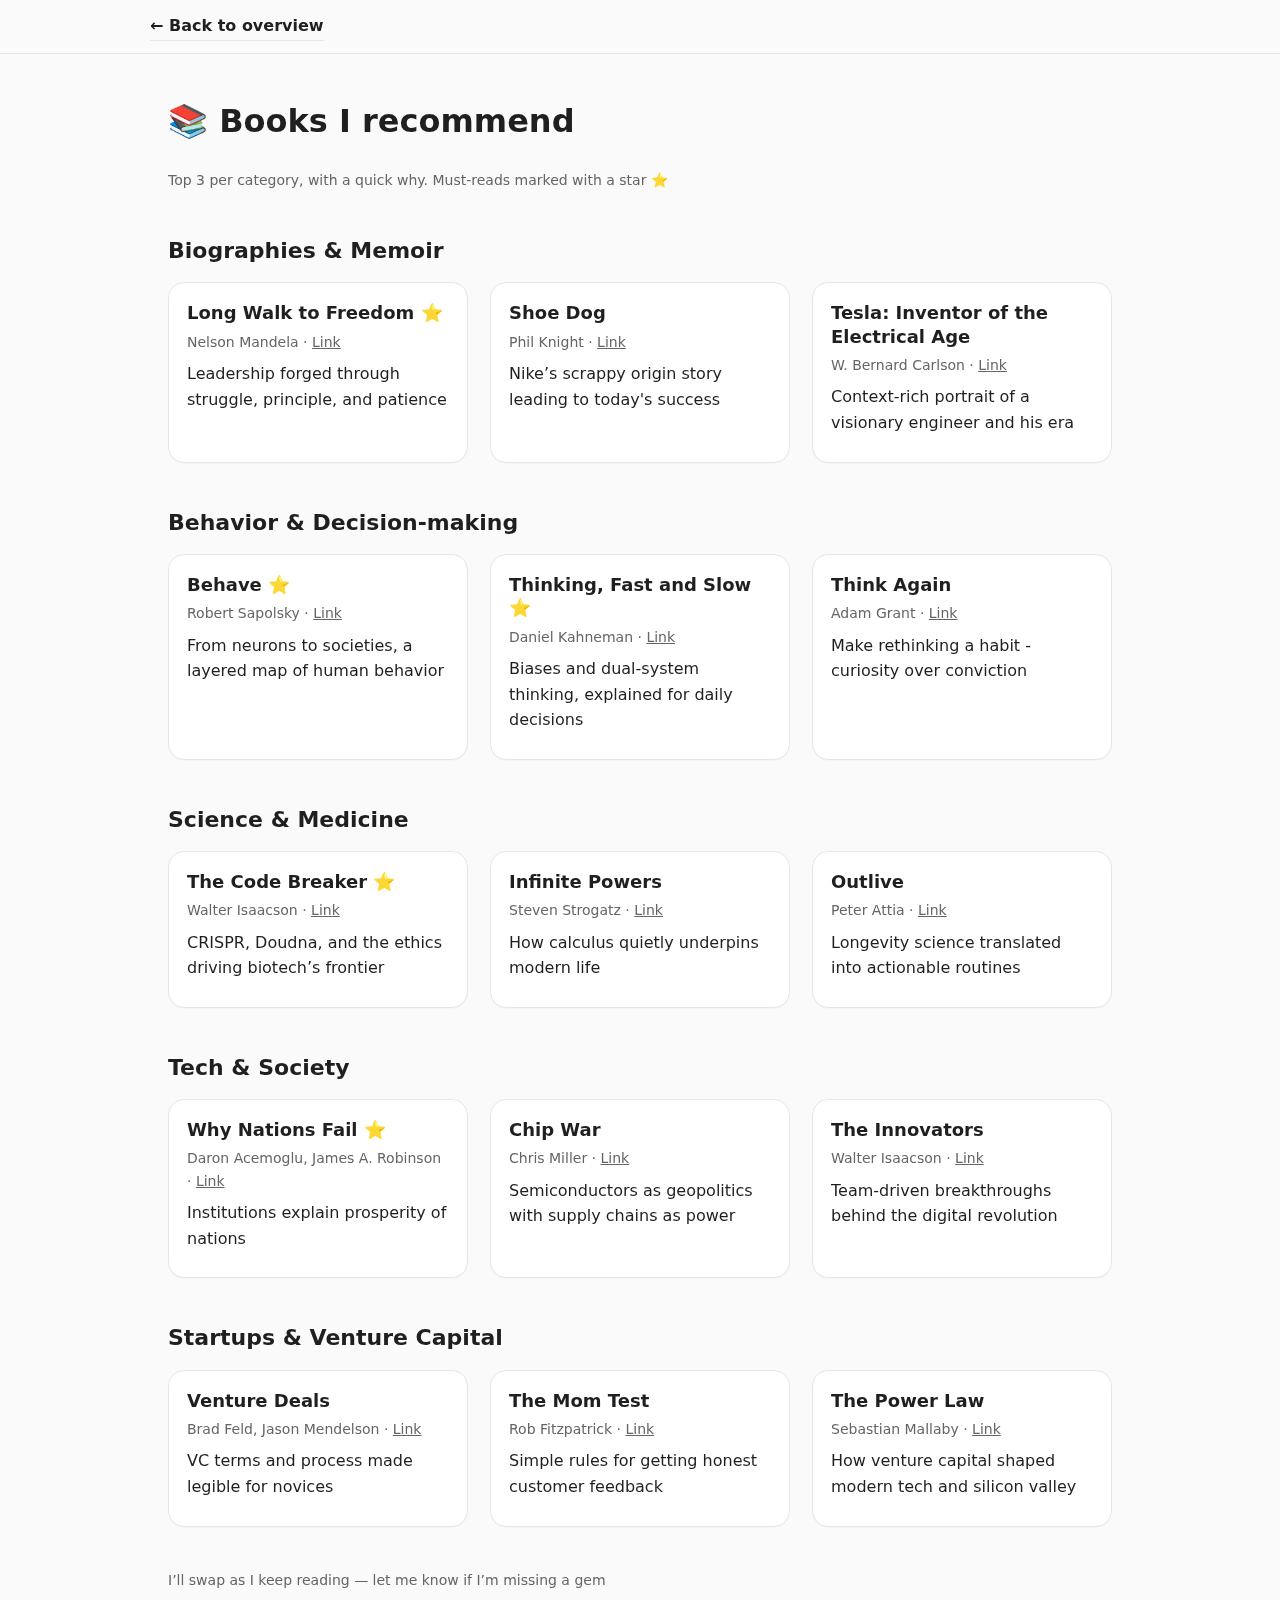
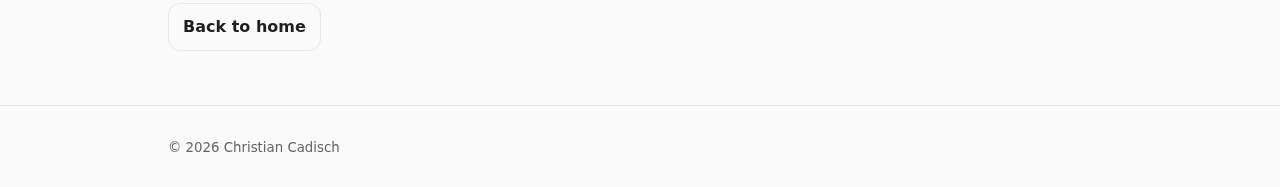
<file: books.html>
<!doctype html>
<html lang="en">
<head>
  <meta charset="utf-8" />
  <meta name="viewport" content="width=device-width, initial-scale=1" />
  <title>Books I Recommend · Christian Cadisch</title>
  <meta name="description" content="My personal reading picks across startups, science, psychology, and society." />
  <link rel="stylesheet" href="styles.css" />
</head>

<!-- Google tag (gtag.js) -->
<script async src="https://www.googletagmanager.com/gtag/js?id=G-LQHQNGLWDF"></script>
<script>
  window.dataLayer = window.dataLayer || [];
  function gtag(){dataLayer.push(arguments);}
  gtag('js', new Date());

  gtag('config', 'G-LQHQNGLWDF');
</script>


<body>
  <a class="skip" href="#main">Skip to content</a>

  <header class="topbar" role="banner">
    <div class="wrap topbar__row">
      <nav aria-label="Meta" class="topbar__meta">
        <a href="index.html" class="text-link">← Back to overview</a>
      </nav>
    </div>
  </header>

  <main id="main" class="wrap" role="main">
    <section class="section">
      <h1>📚 Books I recommend</h1>
      <p class="muted">Top 3 per category, with a quick why. Must-reads marked with a star ⭐ </p>
      
    </section>

    

    <section class="section">
      <h2>Biographies & Memoir</h2>
      <div class="grid">
        <article class="card small">
          <h3>Long Walk to Freedom ⭐ </h3>
          <p class="muted">
            Nelson Mandela ·
            <a href="https://www.goodreads.com/book/show/318431.Long_Walk_to_Freedom" target="_blank" rel="noopener" style="color:inherit; text-decoration:underline;">Link</a>
          </p>
          <p>Leadership forged through struggle, principle, and patience</p>
        </article>
        <article class="card small">
          <h3>Shoe Dog</h3>
          <p class="muted">
            Phil Knight ·
            <a href="https://www.goodreads.com/book/show/27220736-shoe-dog" target="_blank" rel="noopener" style="color:inherit; text-decoration:underline;">Link</a>
          </p>
          <p>Nike’s scrappy origin story leading to today's success</p>
        </article>
        <article class="card small">
          <h3>Tesla: Inventor of the Electrical Age</h3>
          <p class="muted">
            W. Bernard Carlson ·
            <a href="https://www.goodreads.com/book/show/17130499-tesla" target="_blank" rel="noopener" style="color:inherit; text-decoration:underline;">Link</a>
          </p>
          <p>Context-rich portrait of a visionary engineer and his era</p>
        </article>
      </div>
    </section>

    <section class="section">
      <h2>Behavior & Decision-making</h2>
      <div class="grid">
        <article class="card small">
          <h3>Behave ⭐</h3>
          <p class="muted">
            Robert Sapolsky ·
            <a href="https://www.goodreads.com/book/show/31170723-behave" target="_blank" rel="noopener" style="color:inherit; text-decoration:underline;">Link</a>
          </p>
          <p>From neurons to societies, a layered map of human behavior</p>
        </article>
        <article class="card small">
          <h3>Thinking, Fast and Slow ⭐</h3>
          <p class="muted">
            Daniel Kahneman ·
            <a href="https://www.goodreads.com/book/show/11468377-thinking-fast-and-slow" target="_blank" rel="noopener" style="color:inherit; text-decoration:underline;">Link</a>
          </p>
          <p>Biases and dual-system thinking, explained for daily decisions</p>
        </article>
        <article class="card small">
          <h3>Think Again</h3>
          <p class="muted">
            Adam Grant ·
            <a href="https://www.goodreads.com/book/show/55539565-think-again" target="_blank" rel="noopener" style="color:inherit; text-decoration:underline;">Link</a>
          </p>
          <p>Make rethinking a habit - curiosity over conviction</p>
        </article>
      </div>
    </section>

    <section class="section">
      <h2>Science & Medicine</h2>
      <div class="grid">

                <article class="card small">
          <h3>The Code Breaker ⭐</h3>
          <p class="muted">
            Walter Isaacson ·
            <a href="https://www.goodreads.com/book/show/54968118-the-code-breaker" target="_blank" rel="noopener" style="color:inherit; text-decoration:underline;">Link</a>
          </p>
          <p>CRISPR, Doudna, and the ethics driving biotech’s frontier</p>
        </article>

        <article class="card small">
          <h3>Infinite Powers</h3>
          <p class="muted">
            Steven Strogatz ·
            <a href="https://www.goodreads.com/book/show/40796176-infinite-powers" target="_blank" rel="noopener" style="color:inherit; text-decoration:underline;">Link</a>
          </p>
          <p>How calculus quietly underpins modern life</p>
        </article>

        <article class="card small">
          <h3>Outlive</h3>
          <p class="muted">
            Peter Attia ·
            <a href="https://www.goodreads.com/book/show/61153739-outlive" target="_blank" rel="noopener" style="color:inherit; text-decoration:underline;">Link</a>
          </p>
          <p>Longevity science translated into actionable routines</p>
        </article>
      </div>
    </section>

        <section class="section">
      <h2>Tech & Society</h2>
      <div class="grid">

                <article class="card small">
          <h3>Why Nations Fail ⭐</h3>
          <p class="muted">
            Daron Acemoglu, James A. Robinson ·
            <a href="https://www.goodreads.com/book/show/17434641-why-nations-fail" target="_blank" rel="noopener" style="color:inherit; text-decoration:underline;">Link</a>
          </p>
          <p>Institutions explain prosperity of nations</p>
        </article>

        <article class="card small">
          <h3>Chip War</h3>
          <p class="muted">
            Chris Miller ·
            <a href="https://www.goodreads.com/book/show/60321447-chip-war" target="_blank" rel="noopener" style="color:inherit; text-decoration:underline;">Link</a>
          </p>
          <p>Semiconductors as geopolitics with supply chains as power</p>
        </article>
        <article class="card small">
          <h3>The Innovators</h3>
          <p class="muted">
            Walter Isaacson ·
            <a href="https://www.goodreads.com/book/show/21856367-the-innovators" target="_blank" rel="noopener" style="color:inherit; text-decoration:underline;">Link</a>
          </p>
          <p>Team-driven breakthroughs behind the digital revolution</p>
        </article>

      </div>
    </section>

     <section class="section">
      <h2>Startups & Venture Capital</h2>
      <div class="grid">
        <article class="card small">
          <h3>Venture Deals</h3>
          <p class="muted">
            Brad Feld, Jason Mendelson ·
            <a href="https://www.goodreads.com/book/show/11865558-venture-deals" target="_blank" rel="noopener" style="color:inherit; text-decoration:underline;">Link</a>
          </p>
          <p>VC terms and process made legible for novices</p>
        </article>
        <article class="card small">
          <h3>The Mom Test</h3>
          <p class="muted">
            Rob Fitzpatrick ·
            <a href="https://www.goodreads.com/book/show/52283963-the-mom-test" target="_blank" rel="noopener" style="color:inherit; text-decoration:underline;">Link</a>
          </p>
          <p>Simple rules for getting honest customer feedback</p>
        </article>
        <article class="card small">
          <h3>The Power Law</h3>
          <p class="muted">
            Sebastian Mallaby ·
            <a href="https://www.goodreads.com/book/show/58009109-the-power-law" target="_blank" rel="noopener" style="color:inherit; text-decoration:underline;">Link</a>
          </p>
          <p>How venture capital shaped modern tech and silicon valley</p>
        </article>
      </div>
    </section>


    <section class="section">
      <p class="muted">I’ll swap as I keep reading — let me know if I’m missing a gem</p>
      <div class="card-cta">
        <a class="btn btn-ghost" href="index.html">Back to home</a>
      </div>
    </section>
  </main>

  <footer class="site-footer" role="contentinfo">
    <div class="wrap">
      <small>© <span id="y"></span> Christian Cadisch</small>
    </div>
    <script>document.getElementById('y').textContent = new Date().getFullYear();</script>
  </footer>
</body>
</html>
</file>
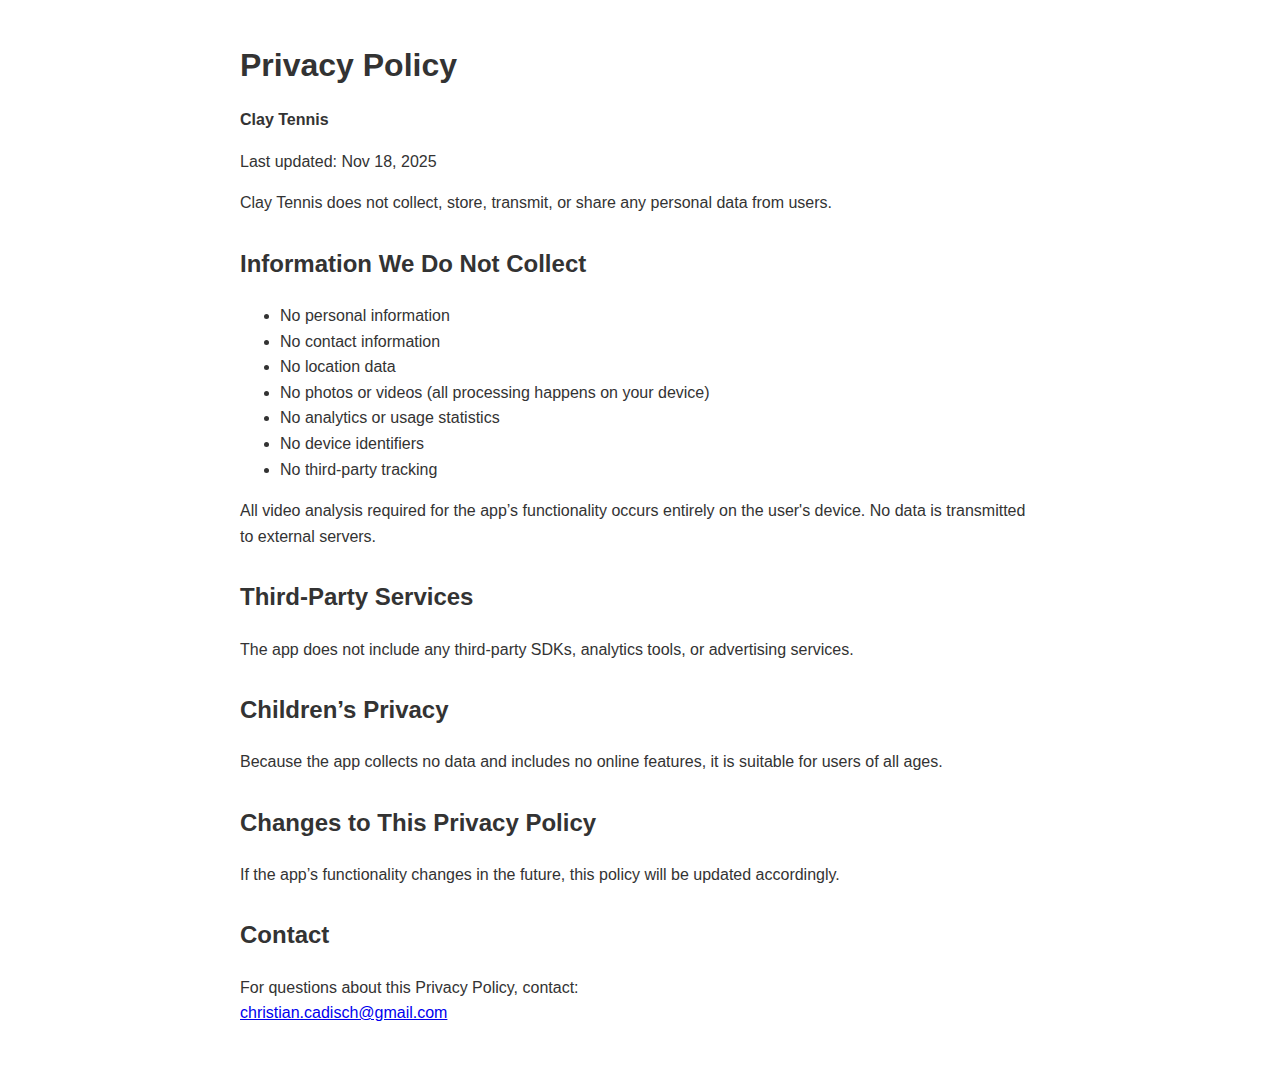
<file: clay-tennis-privacy.html>
<!DOCTYPE html>
<html lang="en">
<head>
    <meta charset="UTF-8" />
    <meta name="viewport" content="width=device-width, initial-scale=1.0" />
    <title>Clay Tennis – Privacy Policy</title>
    <style>
        body {
            font-family: -apple-system, BlinkMacSystemFont, "Segoe UI", Roboto, Helvetica, Arial, sans-serif;
            max-width: 800px;
            margin: 40px auto;
            padding: 0 20px;
            line-height: 1.6;
            color: #333;
        }
        h1 {
            font-size: 2em;
            margin-bottom: 0.4em;
        }
        h2 {
            margin-top: 1.2em;
        }
    </style>
</head>
<body>
    <h1>Privacy Policy</h1>
    <p><strong>Clay Tennis</strong></p>
    <p>Last updated: Nov 18, 2025</p>

    <p>
        Clay Tennis does not collect, store, transmit, or share any personal data from users.
    </p>

    <h2>Information We Do Not Collect</h2>
    <ul>
        <li>No personal information</li>
        <li>No contact information</li>
        <li>No location data</li>
        <li>No photos or videos (all processing happens on your device)</li>
        <li>No analytics or usage statistics</li>
        <li>No device identifiers</li>
        <li>No third-party tracking</li>
    </ul>

    <p>
        All video analysis required for the app’s functionality occurs entirely on the user's device.
        No data is transmitted to external servers.
    </p>

    <h2>Third-Party Services</h2>
    <p>
        The app does not include any third-party SDKs, analytics tools, or advertising services.
    </p>

    <h2>Children’s Privacy</h2>
    <p>
        Because the app collects no data and includes no online features,
        it is suitable for users of all ages.
    </p>

    <h2>Changes to This Privacy Policy</h2>
    <p>
        If the app’s functionality changes in the future, this policy will be updated accordingly.
    </p>

    <h2>Contact</h2>
    <p>
        For questions about this Privacy Policy, contact:
        <br>
        <a href="mailto:christian.cadisch@gmail.com">christian.cadisch@gmail.com</a>
    </p>
</body>
</html>
</file>
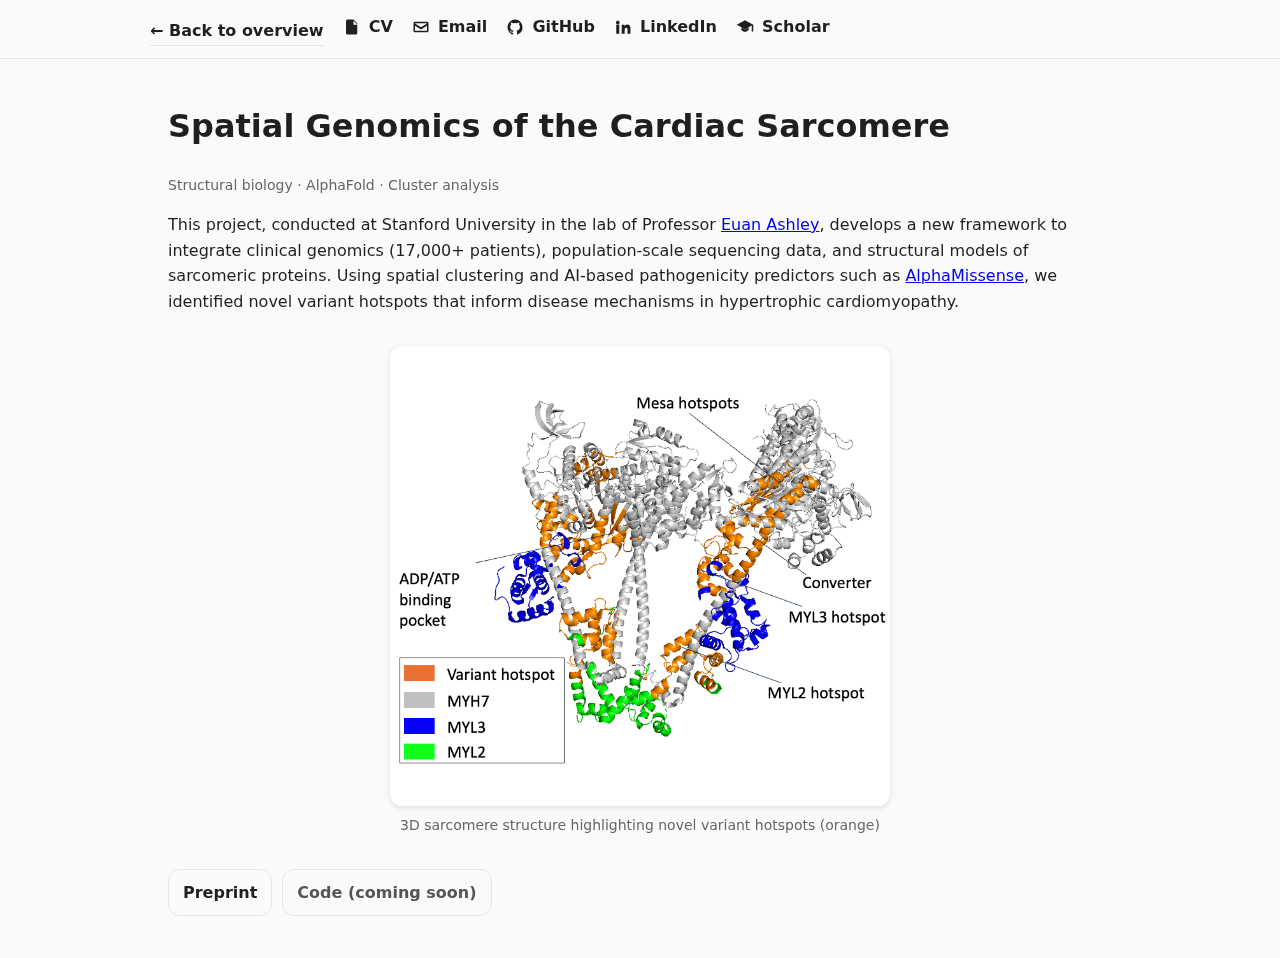
<file: spatial_genomics.html>
<!doctype html>
<html lang="en">
<head>
  <meta charset="utf-8" />
  <meta name="viewport" content="width=device-width, initial-scale=1" />
  <title>Spatial Genomics of the Cardiac Sarcomere</title>
  <meta name="description" content="Integrating spatial genomics and structural biology to study cardiac sarcomere variant hotspots." />
  <link rel="stylesheet" href="styles.css" />
</head>
<body>

<a class="skip" href="#main">Skip to content</a>

  <header class="topbar" role="banner">
    <div class="wrap topbar__row">
      <nav aria-label="Meta" class="topbar__meta">
        <a href="index.html" class="text-link">← Back to overview</a>
        <a href="CV.pdf">
          <svg class="icon" viewBox="0 0 24 24" aria-hidden="true">
            <path fill="currentColor" d="M6 2h8l5 5v13a2 2 0 0 1-2 2H6a2 2 0 0 1-2-2V4a2 2 0 0 1 2-2zm8 1.5V9h5.5L14 3.5zM8 12h8v1.5H8V12zm0 3h8v1.5H8V15z"/>
          </svg> CV
        </a>
        <a href="mailto:christian.cadisch@gmail.com">
          <svg class="icon" viewBox="0 0 24 24" aria-hidden="true">
            <path fill="currentColor" d="M4 5h16a2 2 0 0 1 2 2v10a2 2 0 0 1-2 2H4a2 2 0 0 1-2-2V7a2 2 0 0 1 2-2zm0 2v.2l8 5 8-5V7H4zm16 3.3-8 5-8-5V17h16V10.3z"/>
          </svg> Email
        </a>
        <a href="https://github.com/ChristianCadisch" rel="me">
          <svg class="icon" viewBox="0 0 24 24" aria-hidden="true">
            <path fill="currentColor" d="M12 2C6.48 2 2 6.64 2 12.3c0 4.53 2.87 8.37 6.85 9.73.5.1.68-.22.68-.5v-1.97c-2.79.63-3.38-1.2-3.38-1.2-.46-1.2-1.12-1.52-1.12-1.52-.92-.64.07-.63.07-.63 1.02.08 1.55 1.07 1.55 1.07.9 1.58 2.36 1.13 2.94.86.09-.67.35-1.13.63-1.39-2.23-.26-4.57-1.15-4.57-5.13 0-1.13.39-2.06 1.03-2.78-.1-.26-.45-1.32.1-2.74 0 0 .85-.28 2.79 1.06a9.5 9.5 0 0 1 5.08 0c1.94-1.34 2.79-1.06 2.79-1.06.55 1.42.2 2.48.1 2.74.64.72 1.03 1.65 1.03 2.78 0 3.99-2.35 4.86-4.59 5.12.36.32.69.95.69 1.92v2.84c0 .28.18.6.69.5A10.3 10.3 0 0 0 22 12.3C22 6.64 17.52 2 12 2z"/>
          </svg> GitHub
        </a>
        <a href="https://www.linkedin.com/in/cadisch" rel="me">
          <svg class="icon" viewBox="0 0 24 24" aria-hidden="true">
            <path fill="currentColor" d="M4.98 3.5A2.5 2.5 0 1 0 5 8.5a2.5 2.5 0 0 0-.02-5zM3 9h4v12H3V9zm7 0h3.7v1.8h.05c.52-1 1.77-2 3.64-2 3.87 0 4.61 2.55 4.61 5.87V21h-4v-5.2c0-1.24-.02-2.84-1.73-2.84-1.74 0-2 1.36-2 2.75V21h-4V9z"/>
          </svg> LinkedIn
        </a>
        <a href="https://scholar.google.com/citations?user=HySxhzsAAAAJ&hl=en&oi=ao" rel="me">
          <svg class="icon" viewBox="0 0 24 24" aria-hidden="true">
            <path fill="currentColor" d="M12 3 1 9l11 6 9-4.91V18h2V9L12 3zM7 12.5v2.6c0 1.9 2.7 3.4 5 3.4s5-1.5 5-3.4v-2.6l-5 2.7-5-2.7z"/>
          </svg> Scholar
        </a>
      </nav>
    </div>
  </header>

  <!-- Google tag (gtag.js) -->
<script async src="https://www.googletagmanager.com/gtag/js?id=G-LQHQNGLWDF"></script>
<script>
  window.dataLayer = window.dataLayer || [];
  function gtag(){dataLayer.push(arguments);}
  gtag('js', new Date());

  gtag('config', 'G-LQHQNGLWDF');
</script>


  <main class="wrap">
    <section class="section">
      <h1>Spatial Genomics of the Cardiac Sarcomere</h1>
      <p class="muted">Structural biology · AlphaFold · Cluster analysis</p>
      <p>
        This project, conducted at Stanford University in the lab of Professor
        <a href="https://med.stanford.edu/profiles/euan-ashley">Euan Ashley</a>, develops a new framework 
        to integrate clinical genomics (17,000+ patients), population-scale sequencing data, and structural models 
        of sarcomeric proteins. Using spatial clustering and AI-based pathogenicity predictors such as <a href="https://www.science.org/doi/10.1126/science.adg7492">AlphaMissense</a>, 
        we identified novel variant hotspots that inform disease mechanisms in hypertrophic cardiomyopathy.
      </p>

      <div class="card-media" style="margin: 2rem auto; max-width: 500px; text-align: center;">
        <img src="assets/8ACT.png" alt="Protein structure with variant hotspots" 
             style="width: 100%; height: auto; border-radius: 12px; box-shadow: 0 2px 6px rgba(0,0,0,0.1);" />
        <p class="muted" style="margin-top: 0.5rem;">3D sarcomere structure highlighting novel variant hotspots (orange)</p>
      </div>



<div class="card-cta">
  <a class="btn btn-ghost disabled" href="https://www.biorxiv.org/content/10.1101/2025.10.07.680947v2" title="Planned for Fall 2025">Preprint</a>
  <a class="btn btn-ghost disabled" title="Planned for Fall 2025" style="color: #555;">Code (coming soon)</a>
</div>

    </section>
  </main>
</body>
</html>
</file>
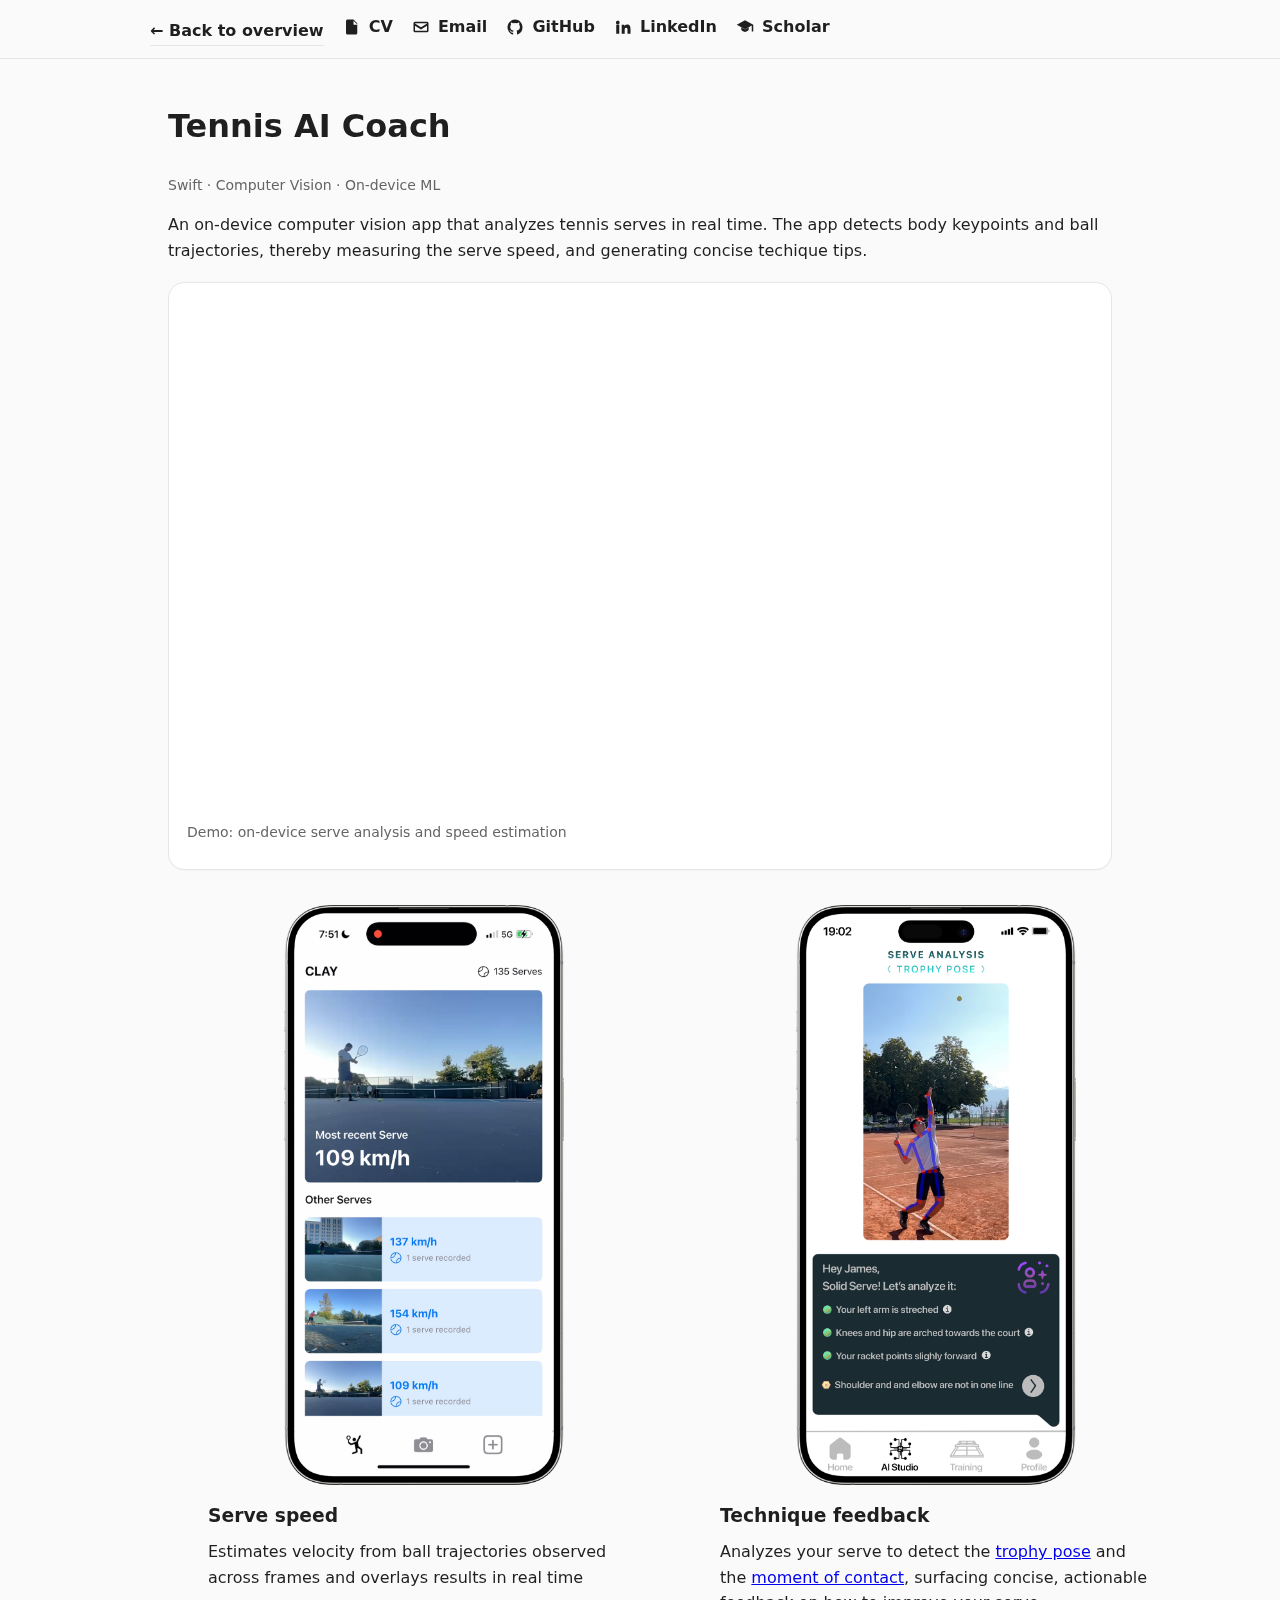
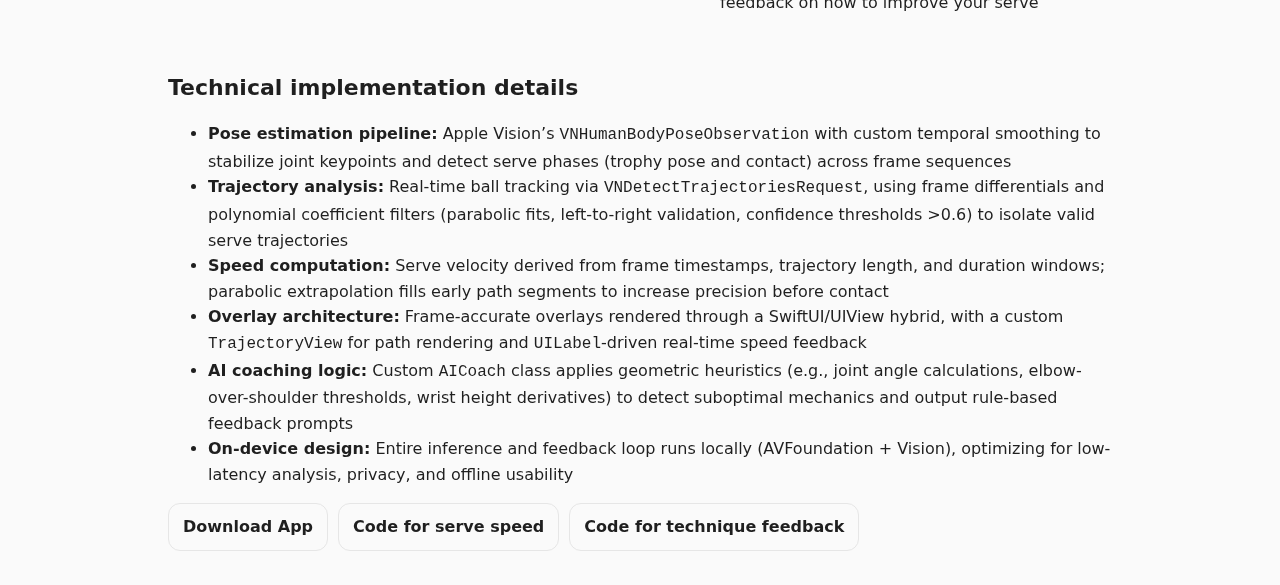
<file: tennis.html>
<!doctype html>
<html lang="en">
<head>
  <meta charset="utf-8" />
  <meta name="viewport" content="width=device-width, initial-scale=1" />
  <title>Tennis AI Coach · Project</title>
  <meta name="description" content="On-device computer vision app that analyzes your tennis serve for speed and technique with instant feedback." />
  <link rel="stylesheet" href="styles.css" />
</head>
<body>
  <a class="skip" href="#main">Skip to content</a>

  <header class="topbar" role="banner">
    <div class="wrap topbar__row">
      <nav aria-label="Meta" class="topbar__meta">
        <a href="index.html" class="text-link">← Back to overview</a>
        <a href="CV.pdf">
          <svg class="icon" viewBox="0 0 24 24" aria-hidden="true"><path fill="currentColor" d="M6 2h8l5 5v13a2 2 0 0 1-2 2H6a2 2 0 0 1-2-2V4a2 2 0 0 1 2-2zm8 1.5V9h5.5L14 3.5zM8 12h8v1.5H8V12zm0 3h8v1.5H8V15z"/></svg> CV
        </a>
        <a href="mailto:christian.cadisch@gmail.com">
          <svg class="icon" viewBox="0 0 24 24" aria-hidden="true"><path fill="currentColor" d="M4 5h16a2 2 0 0 1 2 2v10a2 2 0 0 1-2 2H4a2 2 0 0 1-2-2V7a2 2 0 0 1 2-2zm0 2v.2l8 5 8-5V7H4zm16 3.3-8 5-8-5V17h16V10.3z"/></svg> Email
        </a>
        <a href="https://github.com/ChristianCadisch" rel="me">
          <svg class="icon" viewBox="0 0 24 24" aria-hidden="true"><path fill="currentColor" d="M12 2C6.48 2 2 6.64 2 12.3c0 4.53 2.87 8.37 6.85 9.73.5.1.68-.22.68-.5v-1.97c-2.79.63-3.38-1.2-3.38-1.2-.46-1.2-1.12-1.52-1.12-1.52-.92-.64.07-.63.07-.63 1.02.08 1.55 1.07 1.55 1.07.9 1.58 2.36 1.13 2.94.86.09-.67.35-1.13.63-1.39-2.23-.26-4.57-1.15-4.57-5.13 0-1.13.39-2.06 1.03-2.78-.1-.26-.45-1.32.1-2.74 0 0 .85-.28 2.79 1.06a9.5 9.5 0 0 1 5.08 0c1.94-1.34 2.79-1.06 2.79-1.06.55 1.42.2 2.48.1 2.74.64.72 1.03 1.65 1.03 2.78 0 3.99-2.35 4.86-4.59 5.12.36.32.69.95.69 1.92v2.84c0 .28.18.6.69.5A10.3 10.3 0 0 0 22 12.3C22 6.64 17.52 2 12 2z"/></svg> GitHub
        </a>
        <a href="https://www.linkedin.com/in/cadisch" rel="me">
          <svg class="icon" viewBox="0 0 24 24" aria-hidden="true"><path fill="currentColor" d="M4.98 3.5A2.5 2.5 0 1 0 5 8.5a2.5 2.5 0 0 0-.02-5zM3 9h4v12H3V9zm7 0h3.7v1.8h.05c.52-1 1.77-2 3.64-2 3.87 0 4.61 2.55 4.61 5.87V21h-4v-5.2c0-1.24-.02-2.84-1.73-2.84-1.74 0-2 1.36-2 2.75V21h-4V9z"/></svg> LinkedIn
        </a>
        <a href="https://scholar.google.com/citations?user=HySxhzsAAAAJ&hl=en&oi=ao" rel="me">
          <svg class="icon" viewBox="0 0 24 24" aria-hidden="true"><path fill="currentColor" d="M12 3 1 9l11 6 9-4.91V18h2V9L12 3zM7 12.5v2.6c0 1.9 2.7 3.4 5 3.4s5-1.5 5-3.4v-2.6l-5 2.7-5-2.7z"/></svg> Scholar
        </a>
      </nav>
    </div>
  </header>

  <!-- Google tag (gtag.js) -->
<script async src="https://www.googletagmanager.com/gtag/js?id=G-LQHQNGLWDF"></script>
<script>
  window.dataLayer = window.dataLayer || [];
  function gtag(){dataLayer.push(arguments);}
  gtag('js', new Date());

  gtag('config', 'G-LQHQNGLWDF');
</script>

  <main id="main" class="wrap">
    <section class="section">
      <h1>Tennis AI Coach</h1>
      <p class="muted">Swift · Computer Vision · On-device ML</p>

      <p>
        An on-device computer vision app that analyzes tennis serves in real time. The app detects body keypoints and ball trajectories, thereby measuring the serve speed, and generating concise techique tips.
      </p>

      <div class="card" style="margin: 1.2rem 0;">
        <div class="card-media" style="aspect-ratio:16/9; overflow:hidden;">
          <iframe 
            src="https://www.youtube.com/embed/GdJaosgI6JI?autoplay=1&mute=1&controls=1&cc_load_policy=1&rel=0&modestbranding=1" 
            title="YouTube video player" 
            allow="autoplay; accelerometer; clipboard-write; encrypted-media; gyroscope; picture-in-picture; web-share" 
            referrerpolicy="strict-origin-when-cross-origin" 
            allowfullscreen 
            style="width:100%; height:100%; border:0; display:block;">
          </iframe>
        </div>
        <p class="muted" style="margin-top:.6rem;">Demo: on-device serve analysis and speed estimation</p>
      </div>



<div class="feature-duo__grid">
  <figure>
    <img src="assets/serve_speed.png" alt="CLAY app showing most recent serve and speed history">
    <figcaption>
      <h3>Serve speed</h3>
      <p>Estimates velocity from ball trajectories observed across frames and overlays results in real time</p>
    </figcaption>
  </figure>

  <figure>
    <img src="assets/trophy_pose.png" alt="CLAY app showing pose overlay and technique checklist">
    <figcaption>
      <h3>Technique feedback</h3>
      <p>
        Analyzes your serve to detect the
        <a href="https://tenniscompanion.org/serve-trophy-pose/">trophy pose</a>
        and the
        <a href="https://www.feeltennis.net/tennis-serve-contact/">moment of contact</a>,
        surfacing concise, actionable feedback on how to improve your serve
      </p>
    </figcaption>
  </figure>
</div>





      <h2 style="margin-top:28px;">Technical implementation details</h2>
      <ul>
        <li><b>Pose estimation pipeline:</b> Apple Vision’s <code>VNHumanBodyPoseObservation</code> with custom temporal smoothing to stabilize joint keypoints and detect serve phases (trophy pose and contact) across frame sequences</li>
        <li><b>Trajectory analysis:</b> Real-time ball tracking via <code>VNDetectTrajectoriesRequest</code>, using frame differentials and polynomial coefficient filters (parabolic fits, left-to-right validation, confidence thresholds &gt;0.6) to isolate valid serve trajectories</li>
        <li><b>Speed computation:</b> Serve velocity derived from frame timestamps, trajectory length, and duration windows; parabolic extrapolation fills early path segments to increase precision before contact</li>
        <li><b>Overlay architecture:</b> Frame-accurate overlays rendered through a SwiftUI/UIView hybrid, with a custom <code>TrajectoryView</code> for path rendering and <code>UILabel</code>-driven real-time speed feedback</li>
        <li><b>AI coaching logic:</b> Custom <code>AICoach</code> class applies geometric heuristics (e.g., joint angle calculations, elbow-over-shoulder thresholds, wrist height derivatives) to detect suboptimal mechanics and output rule-based feedback prompts</li>
        <li><b>On-device design:</b> Entire inference and feedback loop runs locally (AVFoundation + Vision), optimizing for low-latency analysis, privacy, and offline usability</li>
      </ul>

      <div class="card-cta" style="margin-top:14px;">
        
        <a class="btn btn-ghost" href="https://apps.apple.com/ch/app/clay-tennis/id6755401829?l=en-GB">Download App</a>
        <a class="btn btn-ghost" href="https://github.com/ChristianCadisch/AI-serve-feedback">Code for serve speed</a>
        <a class="btn btn-ghost" href="https://github.com/ChristianCadisch/AI-serve-feedback#readme">Code for technique feedback</a>
      </div>
    </section>
  </main>
</body>
</html>
</file>
<file: styles.css>
:root {
  --bg:#fafafa;
  --card:#ffffff;
  --text:#1f1f1f;
  --muted:#656565;
  --border:#e6e6e6;
  --maxw:980px;
  --radius:16px;
  --gap:22px;
  --pad:18px;
}
* {box-sizing:border-box}
html, body {margin:0;padding:0}
body {
  background:var(--bg);
  color:var(--text);
  font:16px/1.6 system-ui,-apple-system,Segoe UI,Roboto,Helvetica,Arial,sans-serif;
}
.wrap {max-width:var(--maxw); margin:0 auto; padding:0 var(--pad)}
.skip {
  position:absolute; left:-9999px; top:auto; width:1px; height:1px; overflow:hidden;
}
.skip:focus {
  position:static; width:auto; height:auto; padding:8px; background:#fff; border:1px dashed var(--border);
}
.section {margin:42px 0}
.section h2 {margin:0 0 14px; font-size:22px}
.card {
  background:var(--card);
  border:1px solid var(--border);
  border-radius:var(--radius);
  padding:var(--pad);
  box-shadow:0 1px 0 rgba(0,0,0,.02);
}
.card + .card {margin-top:var(--gap)}
.card.featured {
  display:grid;
  grid-template-columns: 1.2fr 1.8fr;
  gap:var(--gap);
}
.card-media img {
  display:block; width:100%; height:100%; object-fit:cover;
  border-radius:12px;
  background:#ddd;
}

/* LaMAria trajectories vs control points compare slider */
.lamaria-compare {
  position: relative;
  width: 100%;
  max-width: 100%;
  background: #f5f5f5;
  border-radius: 12px;
  overflow: hidden;
  box-shadow: 0 2px 10px rgba(0,0,0,.06);
  aspect-ratio: 1;
}
.lamaria-compare-img {
  position: absolute;
  inset: 0;
  width: 100%;
  height: 100%;
  object-fit: contain;
  object-position: center;
  user-select: none;
  pointer-events: none;
  background: #f5f5f5;
  transition: filter .18s ease, opacity .18s ease, transform .18s ease;
}
.lamaria-compare-img-base {
  z-index: 0;
}
.lamaria-compare-top {
  position: absolute;
  inset: 0;
  z-index: 1;
  overflow: hidden;
  transition: clip-path .1s ease-out;
}
.lamaria-compare-img-top {
  position: absolute;
  inset: 0;
  width: 100%;
  height: 100%;
}
.lamaria-compare-label {
  position: absolute;
  top: 10px;
  z-index: 2;
  padding: 4px 10px;
  font-size: 12px;
  font-weight: 600;
  color: var(--text);
  background: rgba(255,255,255,.85);
  border-radius: 6px;
  pointer-events: none;
}
.lamaria-compare-left { left: 10px; }
.lamaria-compare-right { right: 10px; }
.lamaria-compare-handle {
  position: absolute;
  top: 0;
  bottom: 0;
  width: 48px;
  margin-left: -24px;
  z-index: 3;
  cursor: ew-resize;
  display: flex;
  align-items: center;
  justify-content: center;
}
.lamaria-compare-handle:focus {
  outline: 2px solid var(--text);
  outline-offset: 2px;
}
.lamaria-compare-bar {
  position: absolute;
  left: 50%;
  top: 0;
  bottom: 0;
  width: 3px;
  margin-left: -1.5px;
  background: #fff;
  box-shadow: 0 0 8px rgba(0,0,0,.35);
}
.lamaria-compare-grip {
  position: relative;
  width: 48px;
  height: 48px;
  flex-shrink: 0;
  background: #fff;
  border-radius: 50%;
  box-shadow: 0 2px 12px rgba(0,0,0,.25);
  display: flex;
  align-items: center;
  justify-content: center;
  border: 2px solid rgba(255,255,255,.9);
}
.card-body h3 {margin:0 0 6px; font-size:22px}
.muted {color:var(--muted); font-size:14px; margin:0 0 8px}
.card-cta {margin-top:12px; display:flex; gap:10px; flex-wrap:wrap}
.btn {
  display:inline-block; padding:10px 14px; border-radius:12px;
  border:1px solid var(--border); text-decoration:none; color:var(--text); font-weight:600; background:#f5f5f5;
}
.btn:hover {background:#eee}
.btn-ghost {background:transparent}
/* Small cards: equal height + clamped title */
.grid {
  display:grid;
  grid-template-columns: repeat(3, minmax(0, 1fr));
  gap: var(--gap);
  align-items: stretch;
}
.grid .card + .card { /* kill vertical stacking margin inside grids */
  margin-top: 0;
}
.card.small {
  display:flex;
  flex-direction:column;
  height:100%;
}
.card.small h3 {
  margin:0 0 6px;
  font-size:18px;
  line-height:1.3;
  display:-webkit-box;
  -webkit-line-clamp: 2;         /* <= clamp long titles */
  -webkit-box-orient: vertical;
  overflow:hidden;
}
.card.small p {
  margin:0 0 8px;
}
@media (max-width: 860px){
.grid {grid-template-columns: repeat(2, minmax(0,1fr));}
}
@media (max-width: 560px){
.grid {grid-template-columns:1fr;}
}
.card.small p {margin:0 0 8px}
.text-link {border-bottom:1px solid var(--border); text-decoration:none; color:inherit}
.text-link:hover {border-bottom-color:#000}
.site-footer {padding:28px 0; color:var(--muted); border-top:1px solid var(--border); margin-top:54px}
.site-footer a {color:inherit}
@media (max-width: 860px){
.card.featured {grid-template-columns:1fr}
.grid {grid-template-columns: repeat(2, minmax(0,1fr))}
}
@media (max-width: 560px){
.grid {grid-template-columns:1fr}
}
/* Section title with underline */
.section-list h2 {
  margin-bottom: 18px;
  position: relative;
  padding-bottom: 6px;
  border-bottom: 1px solid var(--border);
}
/* Remove borders around each stack item */
.stack {
  list-style:none;
  margin:0;
  padding:0;
}
.stack-item {
  display:flex;
  align-items:center;
  gap:14px;
  padding:12px 0;
}
.stack-logo {
  width:48px;
  height:48px;
  border-radius:50%;
  object-fit:cover;
  border:1px solid var(--border);
  background:#fff;
}
.stack-body {min-width:0}
.stack-title {
  margin:0 0 2px 0;
  font-weight:800;
}
.stack-sub {
  margin:0;
  color:var(--text);
}
.stack-meta {
  color:var(--muted);
  margin-left:8px;
  white-space:nowrap;
}
@media (max-width:560px){
.stack-item {gap:12px; padding:10px 0}
.stack-logo {width:40px; height:40px}
.stack-title {font-size:16px}
.stack-meta {display:block; margin-left:0}
}
/* Top bar */
.topbar {background:#eee0; border-bottom:1px solid var(--border); backdrop-filter:saturate(140%) blur(6px)}
.topbar__row {display:flex; align-items:center; justify-content:space-between; padding:12px 0}
.topbar__meta a {
  text-decoration:none; color:var(--text); font-weight:600; margin-right:14px;
}
.topbar__meta a {
  display:inline-flex;
  align-items:center;
  gap:8px;
  padding:6px 0;        /* give vertical room */
  line-height:1;        /* avoid extra baseline space */
}
.topbar__meta .icon {
  width:18px;
  height:18px;
  display:block;        /* no descender clipping */
  flex:0 0 18px;
  overflow:visible;     /* ensure strokes aren’t cut */
  vertical-align:middle;
}
.topbar__meta a:hover {text-decoration:underline}
/* Hero */
.hero {padding:36px 0 24px; background:var(--bg)}
.hero__inner {display:flex; flex-direction:column; align-items:center; text-align:center}
.hero__avatar {
  width:140px;   /* was 108px */
  height:140px;
  border-radius:50%;
  object-fit:cover;
  border:1px solid var(--border);
  background:#fff;
  box-shadow:0 1px 0 rgba(0,0,0,.03);
}
.hero__name {
  margin:14px 0 16px;
  font-size:36px;
  line-height:1.15;
  display:inline-block;      /* shrinkwrap to text */
  position:relative;         /* anchor the underline */
  padding-bottom:10px;       /* space for the rule */
}
.hero__name::after {
  content:"";
  position:absolute;
  bottom:0;
  left:-5%;                   /* make it slightly narrower than the text */
  width:110%;                 /* 100% would match the text exactly */
  height:3px;
  background:var(--text);
  border-radius:2px;
}
.hero__rule { display:none; }
.hero__tag {margin:0 0 6px; color:var(--muted)}
.hero__bio {max-width:760px; margin:6px 0 12px; text-align: left;}
.hero__actions {display:flex; gap:10px; flex-wrap:wrap; justify-content:center}
/* Buttons already exist; ensure nicer ghost */
.btn-ghost {background:transparent}
@media (max-width:560px){
.hero__name {font-size:28px}
.topbar__row {flex-direction:column; gap:8px}
.topbar__meta a {margin-left:10px}
}
/* CV button with icon style */
.btn-cv {
  display:inline-flex;
  align-items:center;
  gap:8px;
  padding:10px 18px;
  border-radius:12px;
  border:2px solid #12a0ec;
  text-decoration:none;
  color:#12a0ec;
  font-weight:700;
  background:#fff;
  transition:background .2s,color .2s;
}
.btn-cv:hover {
  background:#12a0ec;
  color:#fff;
}
.btn-cv .icon {
  font-size:18px;
  line-height:1;
}

#featured > article.featured:not(:first-of-type) {
  display: grid;
  grid-template-columns: minmax(220px, 34%) 1fr;
  gap: 1rem;
  align-items: stretch;
  border-radius: 14px;
  overflow: hidden;
}

#featured > article.featured:not(:first-of-type) .card-media {
  min-height: 200px;
}
#featured > article.featured:not(:first-of-type) .card-media img, #featured > article.featured:not(:first-of-type) .card-media video {
  width: 100%;
  height: 100%;
  object-fit: cover;
  display: block;
}
/* Body compaction to feel “smaller” than hero */
#featured > article.featured:not(:first-of-type) .card-body {
  padding: .9rem .9rem 1rem;
  display: flex;
  flex-direction: column;
  justify-content: center;
}
#featured > article.featured:not(:first-of-type) h3 {
  font-size: 1.05rem;
  line-height: 1.2;
  margin: .2rem 0 .35rem;
}
#featured > article.featured:not(:first-of-type) .muted { font-size: .9rem; }
#featured > article.featured:not(:first-of-type) ul {
  margin: .5rem 0 .85rem;
  padding-left: 1.1rem;
}
#featured > article.featured:not(:first-of-type) li {
  display: -webkit-box;
  -webkit-line-clamp: 2;
  -webkit-box-orient: vertical;
  overflow: hidden;
}
#featured > article.featured:not(:first-of-type) .card-cta {
  display: flex;
  gap: .5rem;
  flex-wrap: wrap;
  margin-top: .4rem;
}
@media (max-width: 900px){
#featured > article.featured:not(:first-of-type) {
    grid-template-columns: 1fr;
  }
#featured > article.featured:not(:first-of-type) .card-media {
    min-height: auto;
    aspect-ratio: 16 / 9;
  }
}



/* New “mid” card + two-up layout */
/* :contentReference[oaicite:1]{index=1} */
.featured-pair {
  display: grid;
  grid-template-columns: repeat(2, 1fr);
  gap: 2rem;
  align-items: start;   /* keep tops aligned */
  margin-top: 0;        /* prevent extra offset */
}

.featured-pair article {
  margin-top: 0;        /* override inherited spacing */
}

.card.mid{
  display:grid;
  grid-template-columns: minmax(120px, 0.9fr) 1.6fr; /* thumbnail left */
  gap: var(--gap);
  height:100%;
}

.card.mid .card-media{
  overflow:hidden;
  border-radius:12px;
  min-height:160px; /* ensures a visible thumb even with little copy */
  background:#ddd;
}

.card.mid .card-media img,
.card.mid .card-media video{
  width:100%;
  height:100%;
  object-fit:cover;
  display:block;
}

.card.mid .card-body{
  display:flex;
  flex-direction:column;
  justify-content:center;
}

.card.mid h3{
  margin:0 0 6px;
  font-size:20px;
  line-height:1.25;
}

.card.mid .muted{font-size:14px; margin:0 0 8px}

.card.mid ul{
  margin:.4rem 0 .8rem;
  padding-left:1.1rem;
}

.card.mid li{
  display:-webkit-box;
  -webkit-line-clamp: 2;    /* keep bullets tidy */
  -webkit-box-orient: vertical;
  overflow:hidden;
}

.card.mid .card-cta{
  margin-top:auto;          /* push CTAs to the bottom for equalization */
  display:flex;
  gap:.5rem;
  flex-wrap:wrap;
}

.card.mid {
  display: grid;
  grid-template-columns: 120px 1fr; /* smaller left thumb */
  gap: 1rem;
  height: 100%;
  min-height: 220px; /* keep them equal and compact */
}

.card.mid .card-media {
  aspect-ratio: 3/4;     /* fixed portrait ratio */
  max-height: 220px;
}

.card.mid .card-body {
  display: flex;
  flex-direction: column;
  justify-content: flex-start;
}

.card.mid h3 {
  font-size: 18px;
  margin-bottom: 4px;
}

.card.mid .muted {
  font-size: 13px;
  margin-bottom: 6px;
}

.card.mid ul {
  margin: 0 0 6px;
  padding-left: 1rem;
  font-size: 14px;
}

.card.mid li {
  margin-bottom: 4px;
}

.card.mid .card-cta {
  margin-top: auto;
  display: flex;
  gap: .5rem;
}


/* Fix vertical shift in the two-up featured pair */
.featured-pair .card + .card { 
  margin-top: 0; 
}

/* Restore bullets in the mid card list */
.card.mid ul { 
  list-style: disc; 
  padding-left: 1.1rem; 
}

.card.mid li {
  display: list-item;         /* required for list markers */
  -webkit-line-clamp: unset;
  -webkit-box-orient: unset;
  overflow: visible;
}



/* Replace your .feature layout with area-based columns so text is always ~2/3 */
.feature {
  display: grid;
  grid-template-columns: minmax(0, 1fr) minmax(0, 2fr); /* media | body */
  grid-template-areas: "media body";
  gap: var(--gap);
  align-items: center;
  margin: 24px 0;
}
.feature + .feature { margin-top: 32px; }

.feature-media { grid-area: media; }
.feature-body  { grid-area: body; }

/* Alternate layout: swap areas and column fractions so text stays ~2/3 on the left */
.feature--alt {
  grid-template-columns: minmax(0, 2fr) minmax(0, 1fr); /* body | media */
  grid-template-areas: "body media";
}

/* Image sizing (optional cap; adjust as you like) */
.feature-media img {
  width: 100%;
  height: auto;
  max-width: 150px;
  display: block;
  border-radius: var(--radius);
  margin: 0 auto;
}

.feature-caption { margin-top: 6px; font-size: 0.95rem; color: var(--muted); }
.feature h3 { margin: 0 0 8px; }
.feature p { margin: 0 0 8px; }

@media (max-width: 820px) {
  .feature,
  .feature--alt {
    grid-template-columns: 1fr;
    grid-template-areas:
      "media"
      "body";
  }
}


/* Responsive: stack on narrow screens */
@media (max-width: 900px){
  .featured-pair{grid-template-columns:1fr}
  .card.mid{grid-template-columns:1fr}
  .card.mid .card-media{
    min-height:auto;
    aspect-ratio:16/9;
  }
}


/* Add to styles.css */

.feature-duo__grid {
  display: grid;
  grid-template-columns: 1fr 1fr;
  gap: 80px;
  align-items: start;
  max-width: 1100px;     /* widen container if needed */
  margin: 0 auto;
}

.feature-duo__grid figure {
  width: 100%;           /* take full half of grid */
  text-align: left;      /* better readability for caption text */
}

.feature-duo__grid img {
  display: block;
  margin: 0 auto 16px;   /* keep image centered at top */
  max-width: 280px;      /* cap screenshot width */
  width: 100%;
  height: auto;
  border-radius: var(--radius);
}

.feature-duo__grid figcaption {
  color: var(--text);
  max-width: none;       /* let caption use full width of column */
}

.feature-duo__grid h3 {
  margin: 0 0 8px;
}

.feature-duo__grid p {
  margin: 0 0 10px;
}

.feature-duo__grid ul {
  margin: 0;
  padding-left: 18px;
}

@media (max-width: 820px) {
  .feature-duo__grid {
    grid-template-columns: 1fr;
    gap: 40px;
  }
}
</file>
